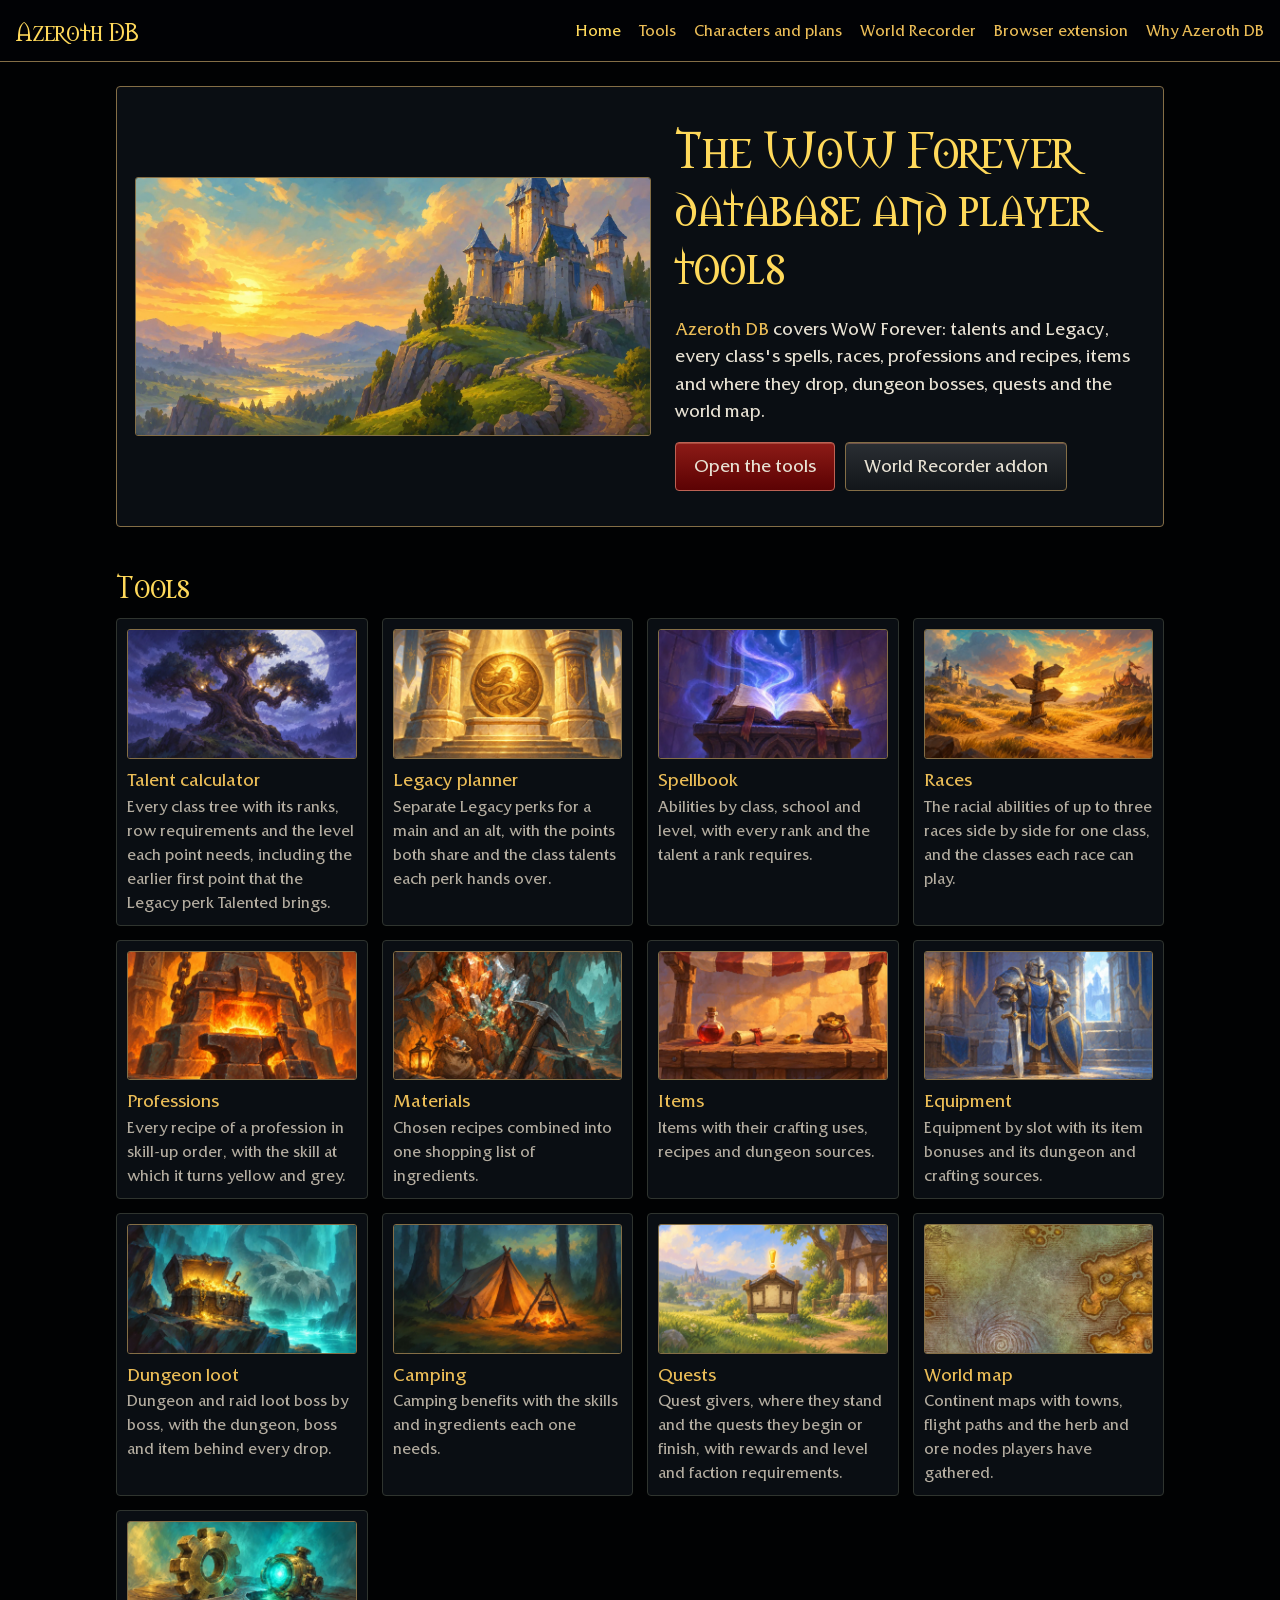
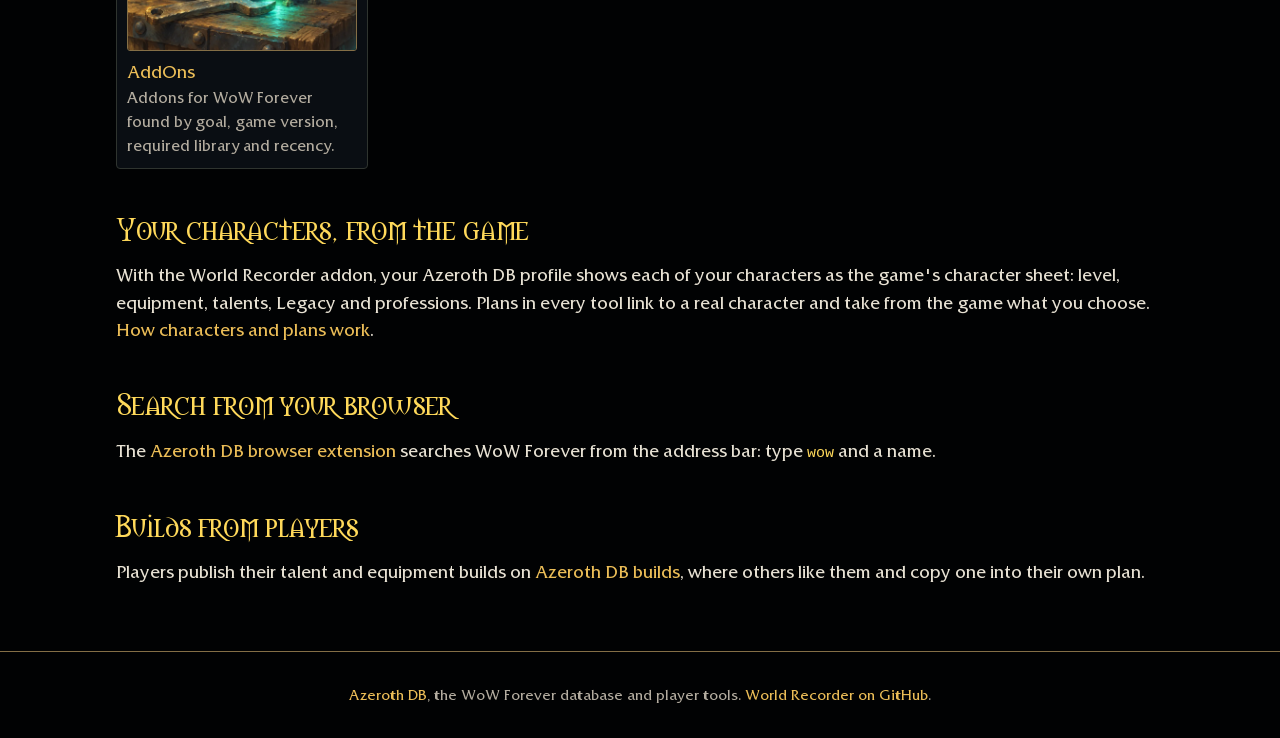
<file: index.html>
<!doctype html>
<html lang="en">
<head>
<meta charset="utf-8">
<meta name="viewport" content="width=device-width, initial-scale=1">
<title>Azeroth DB: WoW Forever database, talent calculator and planners</title>
<meta name="description" content="Azeroth DB is the WoW Forever database: talent and Legacy planners, spellbook, races, professions, items, dungeon loot, quests and the world map.">
<link rel="canonical" href="https://azeroth-db.github.io/">
<meta property="og:type" content="website">
<meta property="og:site_name" content="Azeroth DB">
<meta property="og:title" content="Azeroth DB: WoW Forever database, talent calculator and planners">
<meta property="og:description" content="Azeroth DB is the WoW Forever database: talent and Legacy planners, spellbook, races, professions, items, dungeon loot, quests and the world map.">
<meta property="og:url" content="https://azeroth-db.github.io/">
<meta property="og:image" content="https://azeroth-db.github.io/images/og-home.jpg">
<meta property="og:image:width" content="1200">
<meta property="og:image:height" content="630">
<meta name="twitter:card" content="summary_large_image">
<link rel="stylesheet" href="/style.css">
<script type="application/ld+json">{"@context": "https://schema.org", "@graph": [{"@type": "Organization", "name": "Azeroth DB", "url": "https://wowdb.wiki", "sameAs": ["https://github.com/azeroth-db"]}, {"@type": "WebSite", "name": "Azeroth DB", "url": "https://wowdb.wiki"}]}</script>
</head>
<body>
<header class="top"><a class="brand" href="https://wowdb.wiki/">Azeroth DB</a><nav><a href="/" aria-current="page">Home</a><a href="/tools.html">Tools</a><a href="/characters.html">Characters and plans</a><a href="/world-recorder.html">World Recorder</a><a href="/extension.html">Browser extension</a><a href="/why.html">Why Azeroth DB</a></nav></header>
<main>

<section class="hero"><img src="/images/hero.webp" alt="" width="1536" height="768">
<div><h1>The WoW Forever database and player tools</h1>
<p><a href="https://wowdb.wiki/">Azeroth DB</a> covers WoW Forever: talents and Legacy, every class's spells, races, professions and recipes, items and where they drop, dungeon bosses, quests and the world map.</p>
<p class="actions"><a class="button" href="https://wowdb.wiki/forever">Open the tools</a> <a class="button quiet" href="/world-recorder.html">World Recorder addon</a></p></div></section>
<h2>Tools</h2>
<div class="cards"><a class="card" href="https://wowdb.wiki/forever/talents/warrior"><img src="/images/talents.webp" alt="" width="960" height="540" loading="lazy"><span><strong>Talent calculator</strong>Every class tree with its ranks, row requirements and the level each point needs, including the earlier first point that the Legacy perk Talented brings.</span></a><a class="card" href="https://wowdb.wiki/forever/legacy"><img src="/images/legacy.webp" alt="" width="960" height="540" loading="lazy"><span><strong>Legacy planner</strong>Separate Legacy perks for a main and an alt, with the points both share and the class talents each perk hands over.</span></a><a class="card" href="https://wowdb.wiki/forever/abilities"><img src="/images/abilities.webp" alt="" width="960" height="540" loading="lazy"><span><strong>Spellbook</strong>Abilities by class, school and level, with every rank and the talent a rank requires.</span></a><a class="card" href="https://wowdb.wiki/forever/races"><img src="/images/races.webp" alt="" width="960" height="540" loading="lazy"><span><strong>Races</strong>The racial abilities of up to three races side by side for one class, and the classes each race can play.</span></a><a class="card" href="https://wowdb.wiki/forever/professions"><img src="/images/professions.webp" alt="" width="960" height="540" loading="lazy"><span><strong>Professions</strong>Every recipe of a profession in skill-up order, with the skill at which it turns yellow and grey.</span></a><a class="card" href="https://wowdb.wiki/forever/materials"><img src="/images/materials.webp" alt="" width="960" height="540" loading="lazy"><span><strong>Materials</strong>Chosen recipes combined into one shopping list of ingredients.</span></a><a class="card" href="https://wowdb.wiki/forever/items"><img src="/images/items.webp" alt="" width="960" height="540" loading="lazy"><span><strong>Items</strong>Items with their crafting uses, recipes and dungeon sources.</span></a><a class="card" href="https://wowdb.wiki/forever/gear"><img src="/images/gear.webp" alt="" width="960" height="540" loading="lazy"><span><strong>Equipment</strong>Equipment by slot with its item bonuses and its dungeon and crafting sources.</span></a><a class="card" href="https://wowdb.wiki/forever/dungeons"><img src="/images/dungeons.webp" alt="" width="960" height="540" loading="lazy"><span><strong>Dungeon loot</strong>Dungeon and raid loot boss by boss, with the dungeon, boss and item behind every drop.</span></a><a class="card" href="https://wowdb.wiki/forever/camping"><img src="/images/camping.webp" alt="" width="960" height="540" loading="lazy"><span><strong>Camping</strong>Camping benefits with the skills and ingredients each one needs.</span></a><a class="card" href="https://wowdb.wiki/forever/quests"><img src="/images/quests.webp" alt="" width="960" height="540" loading="lazy"><span><strong>Quests</strong>Quest givers, where they stand and the quests they begin or finish, with rewards and level and faction requirements.</span></a><a class="card" href="https://wowdb.wiki/forever/map"><img src="/images/map.webp" alt="" width="960" height="540" loading="lazy"><span><strong>World map</strong>Continent maps with towns, flight paths and the herb and ore nodes players have gathered.</span></a><a class="card" href="https://wowdb.wiki/forever/addons"><img src="/images/addons.webp" alt="" width="960" height="540" loading="lazy"><span><strong>AddOns</strong>Addons for WoW Forever found by goal, game version, required library and recency.</span></a></div>
<h2>Your characters, from the game</h2>
<p>With the World Recorder addon, your Azeroth DB profile shows each of your characters as the game's character sheet: level, equipment, talents, Legacy and professions. Plans in every tool link to a real character and take from the game what you choose. <a href="/characters.html">How characters and plans work</a>.</p>
<h2>Search from your browser</h2>
<p>The <a href="/extension.html">Azeroth DB browser extension</a> searches WoW Forever from the address bar: type <code>wow</code> and a name.</p>
<h2>Builds from players</h2>
<p>Players publish their talent and equipment builds on <a href="https://wowdb.wiki/forever/builds">Azeroth DB builds</a>, where others like them and copy one into their own plan.</p>

</main>
<footer><p><a href="https://wowdb.wiki/">Azeroth DB</a>, the WoW Forever database and player tools. <a href="https://github.com/azeroth-db/world-recorder">World Recorder on GitHub</a>.</p></footer>
</body>
</html>
</file>
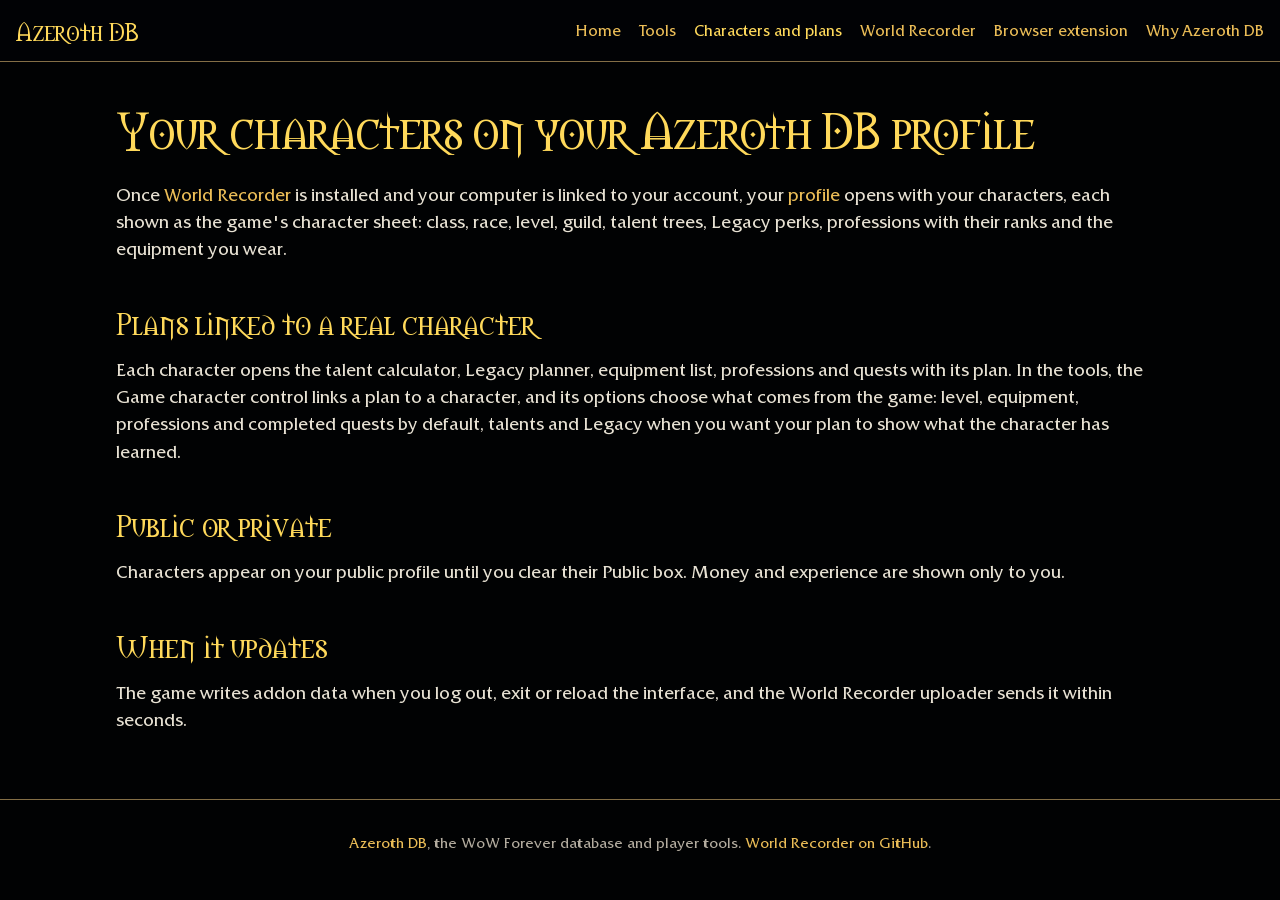
<file: characters.html>
<!doctype html>
<html lang="en">
<head>
<meta charset="utf-8">
<meta name="viewport" content="width=device-width, initial-scale=1">
<title>Your WoW Forever characters on your Azeroth DB profile</title>
<meta name="description" content="World Recorder brings your WoW Forever characters to your Azeroth DB profile; plans in the talent, Legacy, equipment and profession tools link to them.">
<link rel="canonical" href="https://azeroth-db.github.io/characters.html">
<meta property="og:type" content="website">
<meta property="og:site_name" content="Azeroth DB">
<meta property="og:title" content="Your WoW Forever characters on your Azeroth DB profile">
<meta property="og:description" content="World Recorder brings your WoW Forever characters to your Azeroth DB profile; plans in the talent, Legacy, equipment and profession tools link to them.">
<meta property="og:url" content="https://azeroth-db.github.io/characters.html">
<meta property="og:image" content="https://azeroth-db.github.io/images/og-home.jpg">
<meta property="og:image:width" content="1200">
<meta property="og:image:height" content="630">
<meta name="twitter:card" content="summary_large_image">
<link rel="stylesheet" href="/style.css">
<script type="application/ld+json">{"@context": "https://schema.org", "@type": "WebPage", "name": "Characters and plans", "isPartOf": {"@type": "WebSite", "url": "https://azeroth-db.github.io"}}</script>
</head>
<body>
<header class="top"><a class="brand" href="https://wowdb.wiki/">Azeroth DB</a><nav><a href="/">Home</a><a href="/tools.html">Tools</a><a href="/characters.html" aria-current="page">Characters and plans</a><a href="/world-recorder.html">World Recorder</a><a href="/extension.html">Browser extension</a><a href="/why.html">Why Azeroth DB</a></nav></header>
<main>

<h1>Your characters on your Azeroth DB profile</h1>
<p>Once <a href="/world-recorder.html">World Recorder</a> is installed and your computer is linked to your account, your <a href="https://wowdb.wiki/account">profile</a> opens with your characters, each shown as the game's character sheet: class, race, level, guild, talent trees, Legacy perks, professions with their ranks and the equipment you wear.</p>
<h2>Plans linked to a real character</h2>
<p>Each character opens the talent calculator, Legacy planner, equipment list, professions and quests with its plan. In the tools, the Game character control links a plan to a character, and its options choose what comes from the game: level, equipment, professions and completed quests by default, talents and Legacy when you want your plan to show what the character has learned.</p>
<h2>Public or private</h2>
<p>Characters appear on your public profile until you clear their Public box. Money and experience are shown only to you.</p>
<h2>When it updates</h2>
<p>The game writes addon data when you log out, exit or reload the interface, and the World Recorder uploader sends it within seconds.</p>

</main>
<footer><p><a href="https://wowdb.wiki/">Azeroth DB</a>, the WoW Forever database and player tools. <a href="https://github.com/azeroth-db/world-recorder">World Recorder on GitHub</a>.</p></footer>
</body>
</html>
</file>
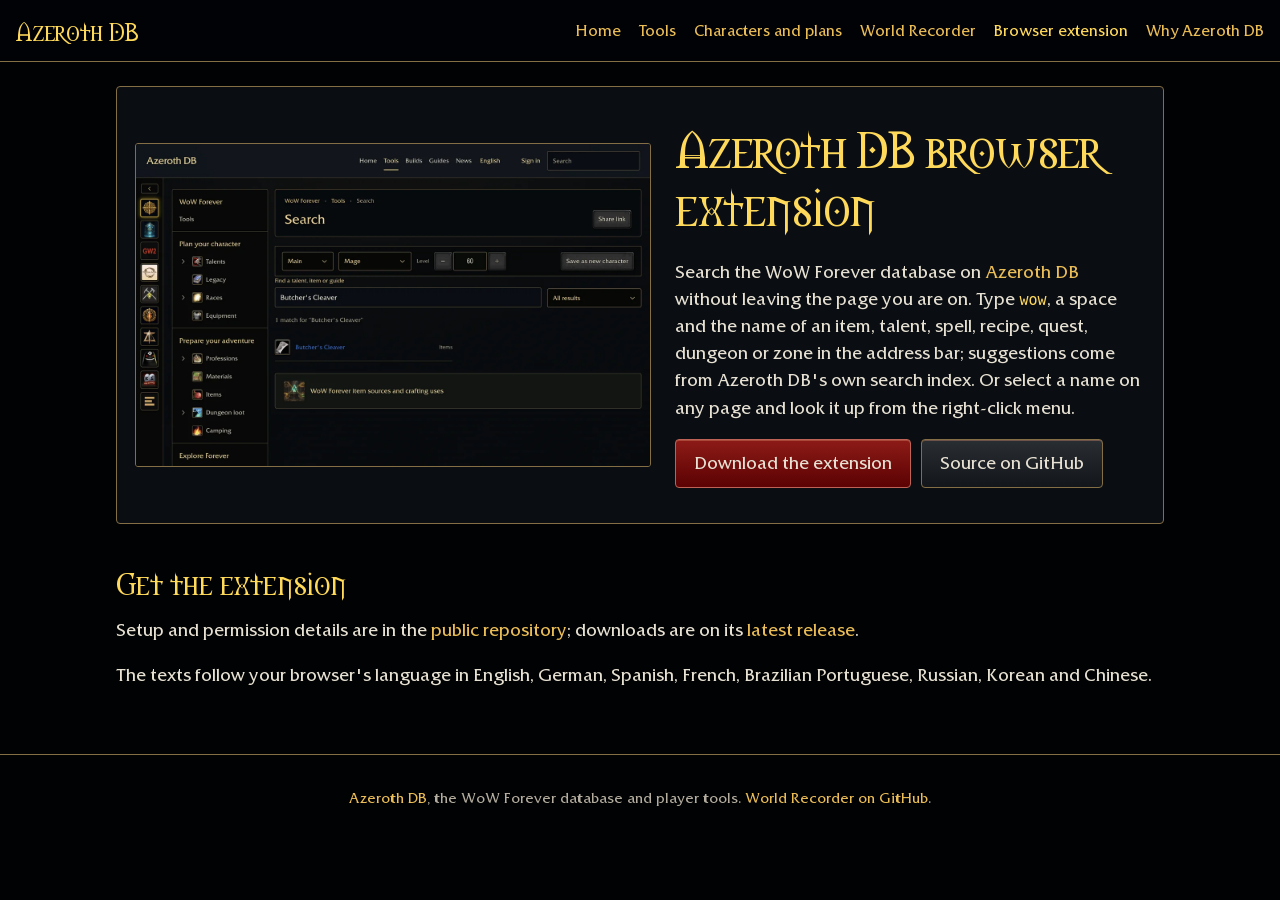
<file: extension.html>
<!doctype html>
<html lang="en">
<head>
<meta charset="utf-8">
<meta name="viewport" content="width=device-width, initial-scale=1">
<title>Azeroth DB browser extension: search WoW Forever from the address bar</title>
<meta name="description" content="Type wow and a name in Chrome&#x27;s address bar to search the WoW Forever database on Azeroth DB, or right-click selected text to look it up.">
<link rel="canonical" href="https://azeroth-db.github.io/extension.html">
<meta property="og:type" content="website">
<meta property="og:site_name" content="Azeroth DB">
<meta property="og:title" content="Azeroth DB browser extension: search WoW Forever from the address bar">
<meta property="og:description" content="Type wow and a name in Chrome&#x27;s address bar to search the WoW Forever database on Azeroth DB, or right-click selected text to look it up.">
<meta property="og:url" content="https://azeroth-db.github.io/extension.html">
<meta property="og:image" content="https://azeroth-db.github.io/images/og-extension.jpg">
<meta property="og:image:width" content="1200">
<meta property="og:image:height" content="630">
<meta name="twitter:card" content="summary_large_image">
<link rel="stylesheet" href="/style.css">
<script type="application/ld+json">{"@context": "https://schema.org", "@type": "SoftwareApplication", "name": "Azeroth DB browser extension", "applicationCategory": "BrowserApplication", "operatingSystem": "Chrome", "url": "https://azeroth-db.github.io/extension.html", "downloadUrl": "https://github.com/azeroth-db/wowdb-search/releases/latest", "offers": {"@type": "Offer", "price": "0", "priceCurrency": "USD"}, "publisher": {"@type": "Organization", "name": "Azeroth DB", "url": "https://wowdb.wiki", "sameAs": ["https://github.com/azeroth-db"]}}</script>
</head>
<body>
<header class="top"><a class="brand" href="https://wowdb.wiki/">Azeroth DB</a><nav><a href="/">Home</a><a href="/tools.html">Tools</a><a href="/characters.html">Characters and plans</a><a href="/world-recorder.html">World Recorder</a><a href="/extension.html" aria-current="page">Browser extension</a><a href="/why.html">Why Azeroth DB</a></nav></header>
<main>

<section class="hero"><img src="/images/extension.webp" alt="" width="1280" height="800">
<div><h1>Azeroth DB browser extension</h1>
<p>Search the WoW Forever database on <a href="https://wowdb.wiki/">Azeroth DB</a> without leaving the page you are on. Type <code>wow</code>, a space and the name of an item, talent, spell, recipe, quest, dungeon or zone in the address bar; suggestions come from Azeroth DB's own search index. Or select a name on any page and look it up from the right-click menu.</p>
<p class="actions"><a class="button" href="https://github.com/azeroth-db/wowdb-search/releases/latest">Download the extension</a> <a class="button quiet" href="https://github.com/azeroth-db/wowdb-search">Source on GitHub</a></p></div></section>
<h2>Get the extension</h2>
<p>Setup and permission details are in the <a href="https://github.com/azeroth-db/wowdb-search">public repository</a>; downloads are on its <a href="https://github.com/azeroth-db/wowdb-search/releases/latest">latest release</a>.</p>
<p>The texts follow your browser's language in English, German, Spanish, French, Brazilian Portuguese, Russian, Korean and Chinese.</p>

</main>
<footer><p><a href="https://wowdb.wiki/">Azeroth DB</a>, the WoW Forever database and player tools. <a href="https://github.com/azeroth-db/world-recorder">World Recorder on GitHub</a>.</p></footer>
</body>
</html>
</file>
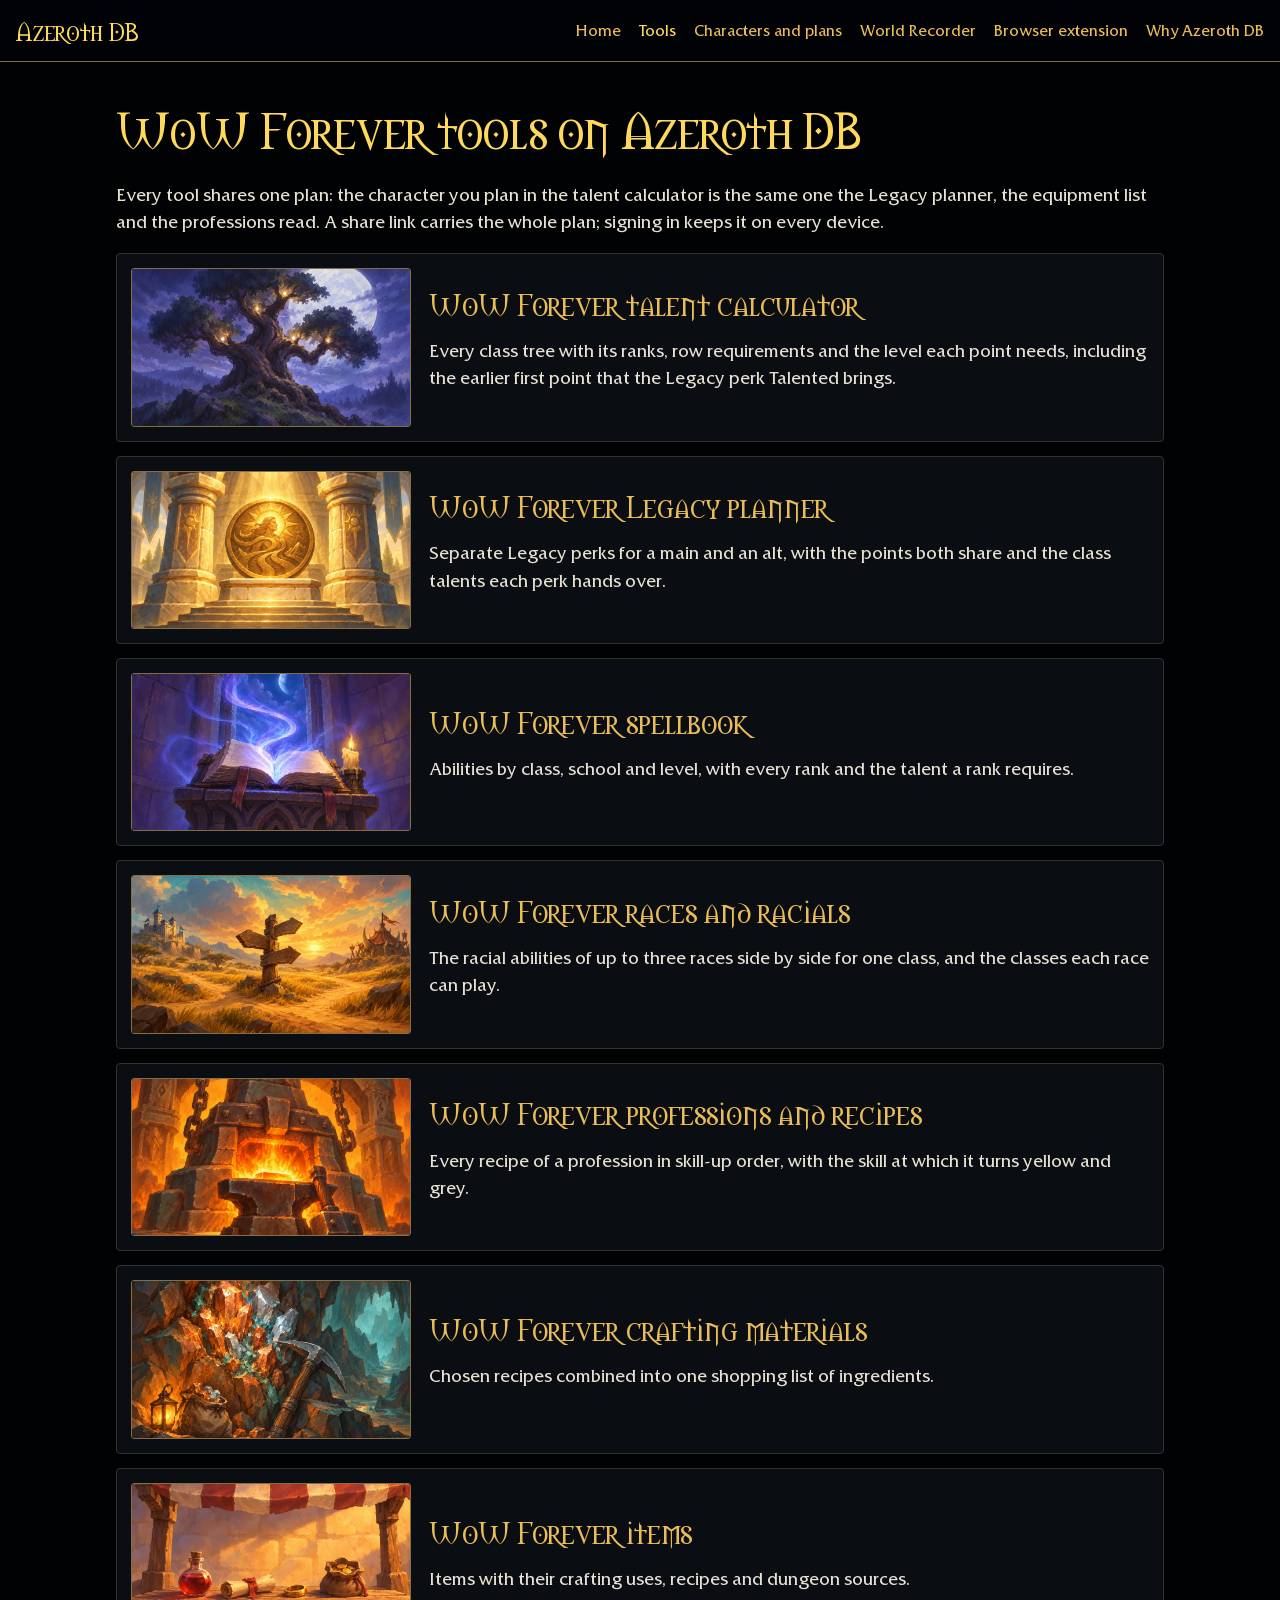
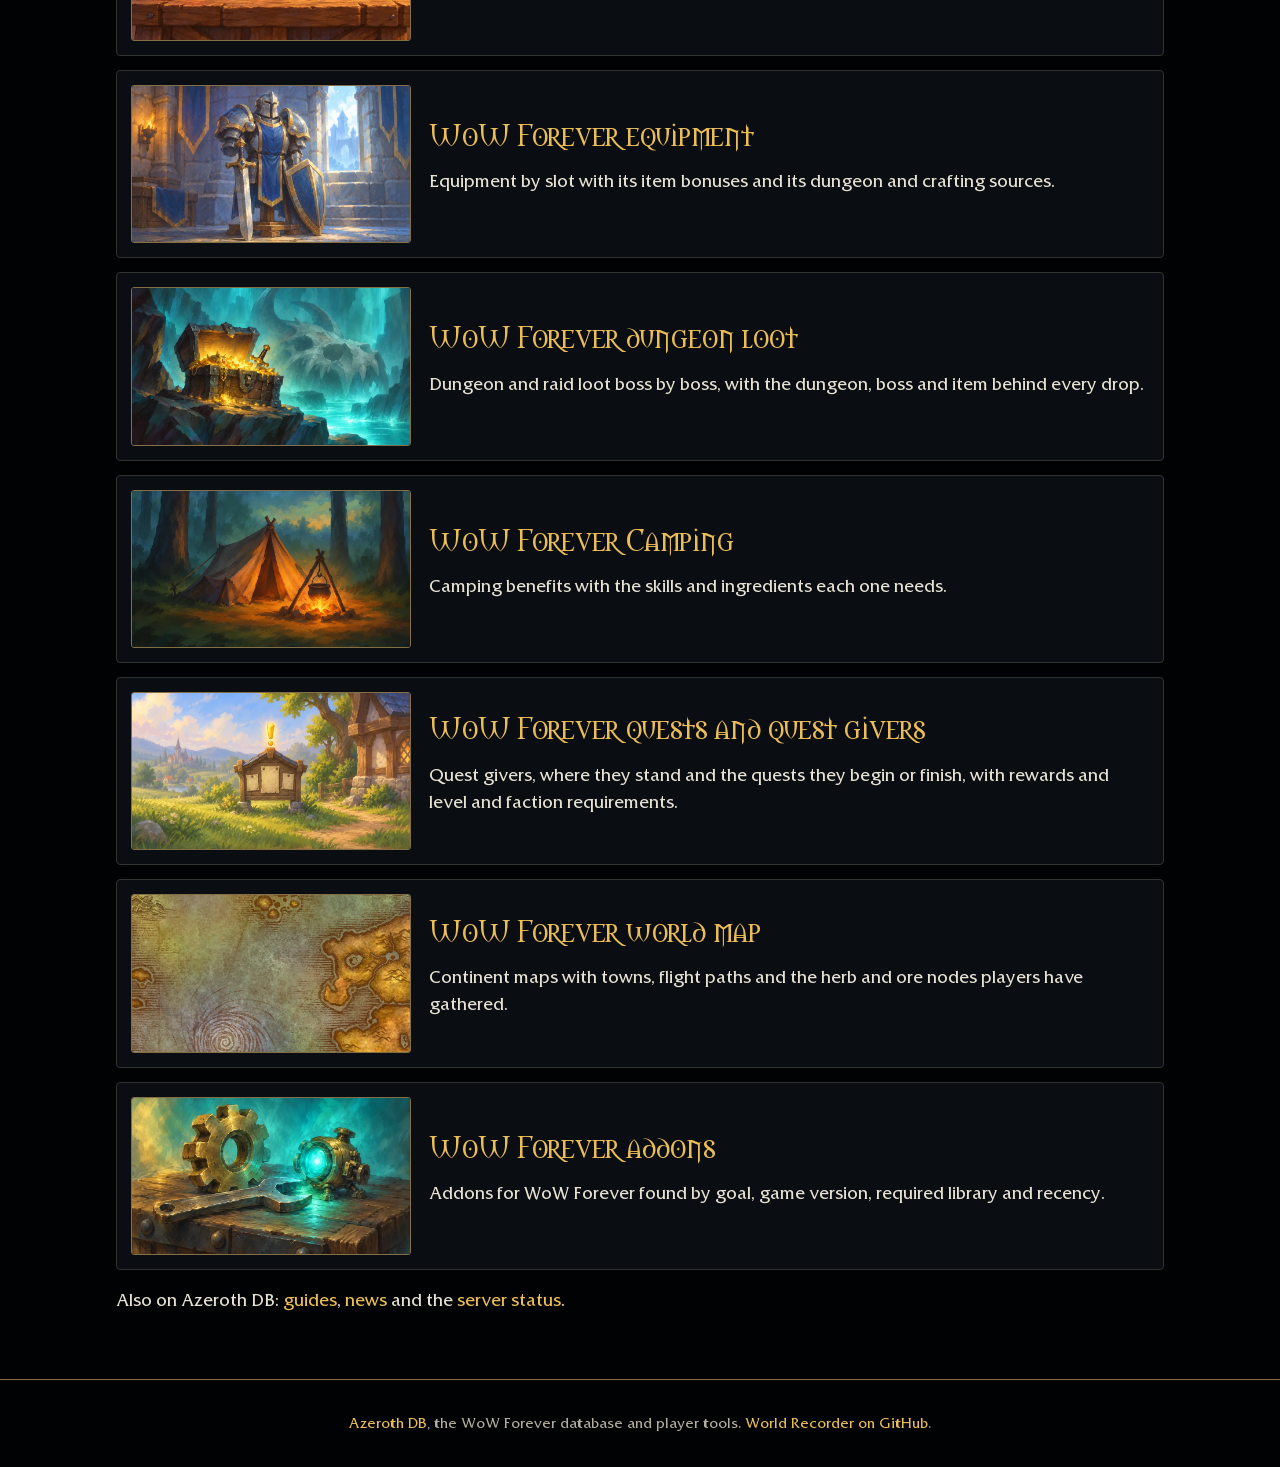
<file: tools.html>
<!doctype html>
<html lang="en">
<head>
<meta charset="utf-8">
<meta name="viewport" content="width=device-width, initial-scale=1">
<title>WoW Forever tools: talents, Legacy, professions, dungeon loot and map | Azeroth DB</title>
<meta name="description" content="Every Azeroth DB tool for WoW Forever: talent calculator, Legacy planner, spellbook, races, professions, materials, items, equipment, dungeon loot, Camping, quests, world map and addons.">
<link rel="canonical" href="https://azeroth-db.github.io/tools.html">
<meta property="og:type" content="website">
<meta property="og:site_name" content="Azeroth DB">
<meta property="og:title" content="WoW Forever tools: talents, Legacy, professions, dungeon loot and map | Azeroth DB">
<meta property="og:description" content="Every Azeroth DB tool for WoW Forever: talent calculator, Legacy planner, spellbook, races, professions, materials, items, equipment, dungeon loot, Camping, quests, world map and addons.">
<meta property="og:url" content="https://azeroth-db.github.io/tools.html">
<meta property="og:image" content="https://azeroth-db.github.io/images/og-tools.jpg">
<meta property="og:image:width" content="1200">
<meta property="og:image:height" content="630">
<meta name="twitter:card" content="summary_large_image">
<link rel="stylesheet" href="/style.css">
<script type="application/ld+json">{"@context": "https://schema.org", "@type": "ItemList", "itemListElement": [{"@type": "ListItem", "position": 1, "name": "Talent calculator", "url": "https://wowdb.wiki/forever/talents/warrior"}, {"@type": "ListItem", "position": 2, "name": "Legacy planner", "url": "https://wowdb.wiki/forever/legacy"}, {"@type": "ListItem", "position": 3, "name": "Spellbook", "url": "https://wowdb.wiki/forever/abilities"}, {"@type": "ListItem", "position": 4, "name": "Races", "url": "https://wowdb.wiki/forever/races"}, {"@type": "ListItem", "position": 5, "name": "Professions", "url": "https://wowdb.wiki/forever/professions"}, {"@type": "ListItem", "position": 6, "name": "Materials", "url": "https://wowdb.wiki/forever/materials"}, {"@type": "ListItem", "position": 7, "name": "Items", "url": "https://wowdb.wiki/forever/items"}, {"@type": "ListItem", "position": 8, "name": "Equipment", "url": "https://wowdb.wiki/forever/gear"}, {"@type": "ListItem", "position": 9, "name": "Dungeon loot", "url": "https://wowdb.wiki/forever/dungeons"}, {"@type": "ListItem", "position": 10, "name": "Camping", "url": "https://wowdb.wiki/forever/camping"}, {"@type": "ListItem", "position": 11, "name": "Quests", "url": "https://wowdb.wiki/forever/quests"}, {"@type": "ListItem", "position": 12, "name": "World map", "url": "https://wowdb.wiki/forever/map"}, {"@type": "ListItem", "position": 13, "name": "AddOns", "url": "https://wowdb.wiki/forever/addons"}]}</script>
</head>
<body>
<header class="top"><a class="brand" href="https://wowdb.wiki/">Azeroth DB</a><nav><a href="/">Home</a><a href="/tools.html" aria-current="page">Tools</a><a href="/characters.html">Characters and plans</a><a href="/world-recorder.html">World Recorder</a><a href="/extension.html">Browser extension</a><a href="/why.html">Why Azeroth DB</a></nav></header>
<main>

<h1>WoW Forever tools on Azeroth DB</h1>
<p>Every tool shares one plan: the character you plan in the talent calculator is the same one the Legacy planner, the equipment list and the professions read. A share link carries the whole plan; signing in keeps it on every device.</p>
<section class="tool"><img src="/images/talents.webp" alt="" width="960" height="540" loading="lazy"><div><h2><a href="https://wowdb.wiki/forever/talents/warrior">WoW Forever talent calculator</a></h2><p>Every class tree with its ranks, row requirements and the level each point needs, including the earlier first point that the Legacy perk Talented brings.</p></div></section><section class="tool"><img src="/images/legacy.webp" alt="" width="960" height="540" loading="lazy"><div><h2><a href="https://wowdb.wiki/forever/legacy">WoW Forever Legacy planner</a></h2><p>Separate Legacy perks for a main and an alt, with the points both share and the class talents each perk hands over.</p></div></section><section class="tool"><img src="/images/abilities.webp" alt="" width="960" height="540" loading="lazy"><div><h2><a href="https://wowdb.wiki/forever/abilities">WoW Forever spellbook</a></h2><p>Abilities by class, school and level, with every rank and the talent a rank requires.</p></div></section><section class="tool"><img src="/images/races.webp" alt="" width="960" height="540" loading="lazy"><div><h2><a href="https://wowdb.wiki/forever/races">WoW Forever races and racials</a></h2><p>The racial abilities of up to three races side by side for one class, and the classes each race can play.</p></div></section><section class="tool"><img src="/images/professions.webp" alt="" width="960" height="540" loading="lazy"><div><h2><a href="https://wowdb.wiki/forever/professions">WoW Forever professions and recipes</a></h2><p>Every recipe of a profession in skill-up order, with the skill at which it turns yellow and grey.</p></div></section><section class="tool"><img src="/images/materials.webp" alt="" width="960" height="540" loading="lazy"><div><h2><a href="https://wowdb.wiki/forever/materials">WoW Forever crafting materials</a></h2><p>Chosen recipes combined into one shopping list of ingredients.</p></div></section><section class="tool"><img src="/images/items.webp" alt="" width="960" height="540" loading="lazy"><div><h2><a href="https://wowdb.wiki/forever/items">WoW Forever items</a></h2><p>Items with their crafting uses, recipes and dungeon sources.</p></div></section><section class="tool"><img src="/images/gear.webp" alt="" width="960" height="540" loading="lazy"><div><h2><a href="https://wowdb.wiki/forever/gear">WoW Forever equipment</a></h2><p>Equipment by slot with its item bonuses and its dungeon and crafting sources.</p></div></section><section class="tool"><img src="/images/dungeons.webp" alt="" width="960" height="540" loading="lazy"><div><h2><a href="https://wowdb.wiki/forever/dungeons">WoW Forever dungeon loot</a></h2><p>Dungeon and raid loot boss by boss, with the dungeon, boss and item behind every drop.</p></div></section><section class="tool"><img src="/images/camping.webp" alt="" width="960" height="540" loading="lazy"><div><h2><a href="https://wowdb.wiki/forever/camping">WoW Forever Camping</a></h2><p>Camping benefits with the skills and ingredients each one needs.</p></div></section><section class="tool"><img src="/images/quests.webp" alt="" width="960" height="540" loading="lazy"><div><h2><a href="https://wowdb.wiki/forever/quests">WoW Forever quests and quest givers</a></h2><p>Quest givers, where they stand and the quests they begin or finish, with rewards and level and faction requirements.</p></div></section><section class="tool"><img src="/images/map.webp" alt="" width="960" height="540" loading="lazy"><div><h2><a href="https://wowdb.wiki/forever/map">WoW Forever world map</a></h2><p>Continent maps with towns, flight paths and the herb and ore nodes players have gathered.</p></div></section><section class="tool"><img src="/images/addons.webp" alt="" width="960" height="540" loading="lazy"><div><h2><a href="https://wowdb.wiki/forever/addons">WoW Forever addons</a></h2><p>Addons for WoW Forever found by goal, game version, required library and recency.</p></div></section>
<p>Also on Azeroth DB: <a href="https://wowdb.wiki/forever/guides">guides</a>, <a href="https://wowdb.wiki/forever/news">news</a> and the <a href="https://wowdb.wiki/forever/server-status">server status</a>.</p>

</main>
<footer><p><a href="https://wowdb.wiki/">Azeroth DB</a>, the WoW Forever database and player tools. <a href="https://github.com/azeroth-db/world-recorder">World Recorder on GitHub</a>.</p></footer>
</body>
</html>
</file>
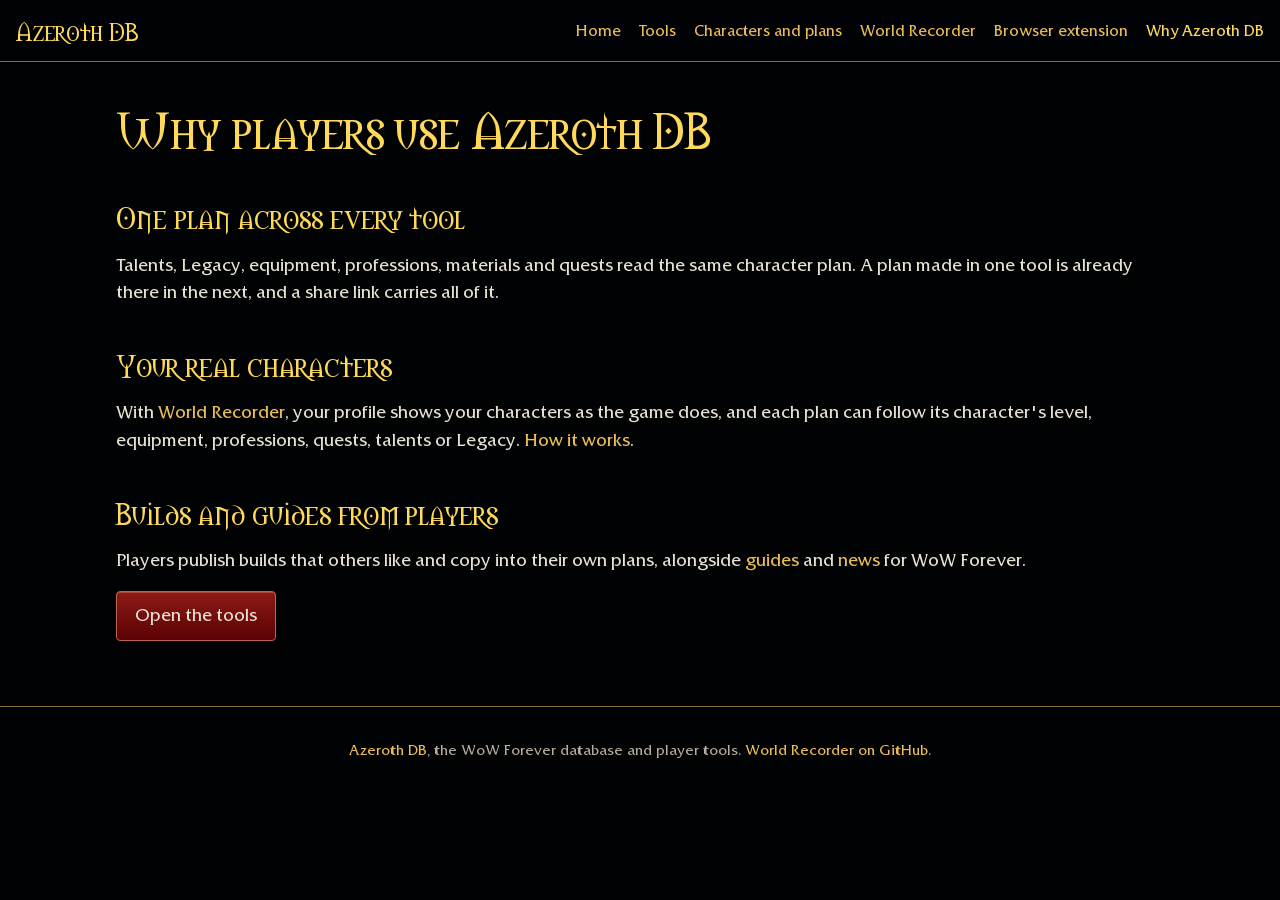
<file: why.html>
<!doctype html>
<html lang="en">
<head>
<meta charset="utf-8">
<meta name="viewport" content="width=device-width, initial-scale=1">
<title>Why players use Azeroth DB for WoW Forever</title>
<meta name="description" content="What Azeroth DB does for WoW Forever players: one plan shared by every tool, real characters from the game and player builds.">
<link rel="canonical" href="https://azeroth-db.github.io/why.html">
<meta property="og:type" content="website">
<meta property="og:site_name" content="Azeroth DB">
<meta property="og:title" content="Why players use Azeroth DB for WoW Forever">
<meta property="og:description" content="What Azeroth DB does for WoW Forever players: one plan shared by every tool, real characters from the game and player builds.">
<meta property="og:url" content="https://azeroth-db.github.io/why.html">
<meta property="og:image" content="https://azeroth-db.github.io/images/og-home.jpg">
<meta property="og:image:width" content="1200">
<meta property="og:image:height" content="630">
<meta name="twitter:card" content="summary_large_image">
<link rel="stylesheet" href="/style.css">
<script type="application/ld+json">{"@context": "https://schema.org", "@type": "WebPage", "name": "Why Azeroth DB", "about": {"@type": "Organization", "name": "Azeroth DB", "url": "https://wowdb.wiki", "sameAs": ["https://github.com/azeroth-db"]}}</script>
</head>
<body>
<header class="top"><a class="brand" href="https://wowdb.wiki/">Azeroth DB</a><nav><a href="/">Home</a><a href="/tools.html">Tools</a><a href="/characters.html">Characters and plans</a><a href="/world-recorder.html">World Recorder</a><a href="/extension.html">Browser extension</a><a href="/why.html" aria-current="page">Why Azeroth DB</a></nav></header>
<main>

<h1>Why players use Azeroth DB</h1>
<h2>One plan across every tool</h2>
<p>Talents, Legacy, equipment, professions, materials and quests read the same character plan. A plan made in one tool is already there in the next, and a share link carries all of it.</p>
<h2>Your real characters</h2>
<p>With <a href="/world-recorder.html">World Recorder</a>, your profile shows your characters as the game does, and each plan can follow its character's level, equipment, professions, quests, talents or Legacy. <a href="/characters.html">How it works</a>.</p>
<h2>Builds and guides from players</h2>
<p>Players publish builds that others like and copy into their own plans, alongside <a href="https://wowdb.wiki/forever/guides">guides</a> and <a href="https://wowdb.wiki/forever/news">news</a> for WoW Forever.</p>
<p class="actions"><a class="button" href="https://wowdb.wiki/forever">Open the tools</a></p>

</main>
<footer><p><a href="https://wowdb.wiki/">Azeroth DB</a>, the WoW Forever database and player tools. <a href="https://github.com/azeroth-db/world-recorder">World Recorder on GitHub</a>.</p></footer>
</body>
</html>
</file>
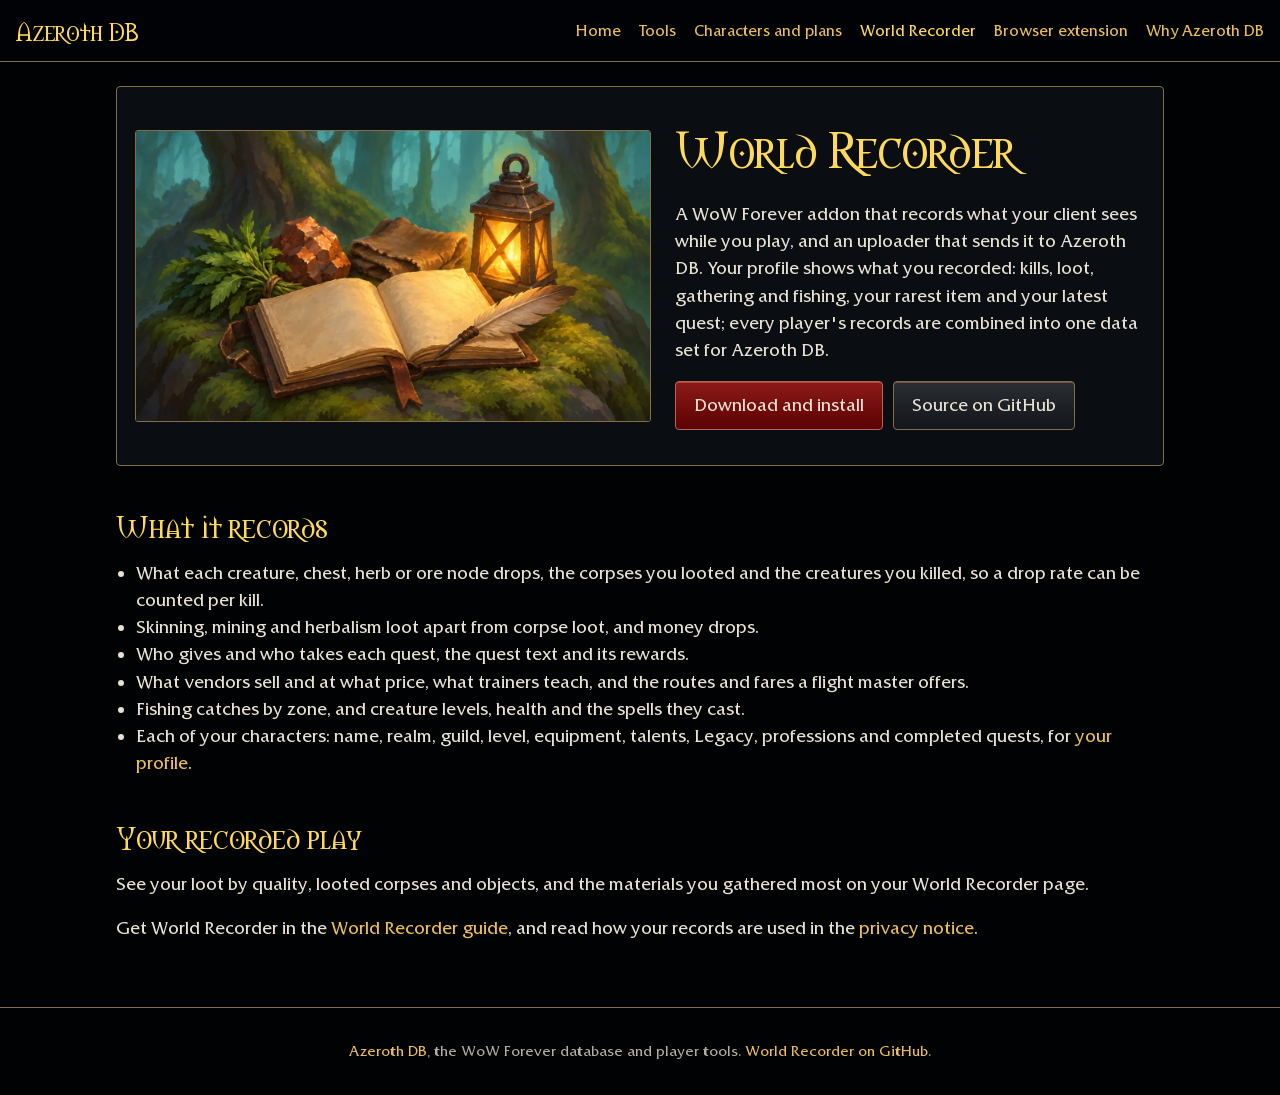
<file: world-recorder.html>
<!doctype html>
<html lang="en">
<head>
<meta charset="utf-8">
<meta name="viewport" content="width=device-width, initial-scale=1">
<title>World Recorder: WoW Forever addon for drops, quests and your characters</title>
<meta name="description" content="World Recorder is a WoW Forever addon that records drops, kills, gathering, quest givers, vendors, trainers and flight routes, and brings your characters to your Azeroth DB profile.">
<link rel="canonical" href="https://azeroth-db.github.io/world-recorder.html">
<meta property="og:type" content="website">
<meta property="og:site_name" content="Azeroth DB">
<meta property="og:title" content="World Recorder: WoW Forever addon for drops, quests and your characters">
<meta property="og:description" content="World Recorder is a WoW Forever addon that records drops, kills, gathering, quest givers, vendors, trainers and flight routes, and brings your characters to your Azeroth DB profile.">
<meta property="og:url" content="https://azeroth-db.github.io/world-recorder.html">
<meta property="og:image" content="https://azeroth-db.github.io/images/og-world-recorder.jpg">
<meta property="og:image:width" content="1200">
<meta property="og:image:height" content="630">
<meta name="twitter:card" content="summary_large_image">
<link rel="stylesheet" href="/style.css">
<script type="application/ld+json">{"@context": "https://schema.org", "@type": "SoftwareApplication", "name": "World Recorder", "applicationCategory": "GameApplication", "operatingSystem": "macOS, Windows", "url": "https://azeroth-db.github.io/world-recorder.html", "downloadUrl": "https://wowdb.wiki/forever/guides/world-recorder", "offers": {"@type": "Offer", "price": "0", "priceCurrency": "USD"}, "publisher": {"@type": "Organization", "name": "Azeroth DB", "url": "https://wowdb.wiki", "sameAs": ["https://github.com/azeroth-db"]}}</script>
</head>
<body>
<header class="top"><a class="brand" href="https://wowdb.wiki/">Azeroth DB</a><nav><a href="/">Home</a><a href="/tools.html">Tools</a><a href="/characters.html">Characters and plans</a><a href="/world-recorder.html" aria-current="page">World Recorder</a><a href="/extension.html">Browser extension</a><a href="/why.html">Why Azeroth DB</a></nav></header>
<main>

<section class="hero"><img src="/images/world-recorder.webp" alt="" width="1280" height="720">
<div><h1>World Recorder</h1>
<p>A WoW Forever addon that records what your client sees while you play, and an uploader that sends it to Azeroth DB. Your profile shows what you recorded: kills, loot, gathering and fishing, your rarest item and your latest quest; every player's records are combined into one data set for Azeroth DB.</p>
<p class="actions"><a class="button" href="https://wowdb.wiki/forever/guides/world-recorder">Download and install</a> <a class="button quiet" href="https://github.com/azeroth-db/world-recorder">Source on GitHub</a></p></div></section>
<h2>What it records</h2>
<ul>
<li>What each creature, chest, herb or ore node drops, the corpses you looted and the creatures you killed, so a drop rate can be counted per kill.</li>
<li>Skinning, mining and herbalism loot apart from corpse loot, and money drops.</li>
<li>Who gives and who takes each quest, the quest text and its rewards.</li>
<li>What vendors sell and at what price, what trainers teach, and the routes and fares a flight master offers.</li>
<li>Fishing catches by zone, and creature levels, health and the spells they cast.</li>
<li>Each of your characters: name, realm, guild, level, equipment, talents, Legacy, professions and completed quests, for <a href="/characters.html">your profile</a>.</li>
</ul>
<h2>Your recorded play</h2>
<p>See your loot by quality, looted corpses and objects, and the materials you gathered most on your World Recorder page.</p>
<p>Get World Recorder in the <a href="https://wowdb.wiki/forever/guides/world-recorder">World Recorder guide</a>, and read how your records are used in the <a href="https://wowdb.wiki/privacy">privacy notice</a>.</p>

</main>
<footer><p><a href="https://wowdb.wiki/">Azeroth DB</a>, the WoW Forever database and player tools. <a href="https://github.com/azeroth-db/world-recorder">World Recorder on GitHub</a>.</p></footer>
</body>
</html>
</file>
<file: style.css>
@font-face { font-family: Friz; src: url('/fonts/friz-latin.woff2') format('woff2'); font-display: swap; }
@font-face { font-family: Morpheus; src: url('/fonts/morpheus-latin.woff2') format('woff2'); font-display: swap; }
:root {
  --ink: oklch(91% 0.02 85); --dim: oklch(75% 0.02 85); --gold: oklch(82% 0.13 85); --gold-bright: oklch(90% 0.15 90);
  --edge: oklch(55% 0.063 83); --panel: oklch(17% 0.014 250 / 0.92); --bg: oklch(12% 0.01 250);
  color-scheme: dark;
}
* { box-sizing: border-box; }
body { margin: 0; color: var(--ink); background: var(--bg) url('/images/stone.webp'); font: 17px/1.6 Friz, Georgia, serif; }
a { color: var(--gold); text-decoration: none; }
@media (hover: hover) and (pointer: fine) { a:hover { color: var(--gold-bright); text-shadow: 0 0 8px oklch(80% 0.14 85 / 0.6); } }
a:focus-visible { outline: 2px solid var(--gold-bright); outline-offset: 2px; }
h1, h2 { font-family: Morpheus, Friz, serif; color: var(--gold-bright); font-weight: 400; line-height: 1.2; margin-block: 1.4em 0.5em; }
h1 { font-size: clamp(2rem, 1.5rem + 2vw, 3rem); margin-block-start: 0.3em; }
h2 { font-size: clamp(1.4rem, 1.2rem + 0.8vw, 1.9rem); }
main { max-inline-size: 1080px; margin-inline: auto; padding: 24px 16px 48px; }
.top { display: flex; flex-wrap: wrap; align-items: center; gap: 8px 24px; padding: 14px 16px; border-block-end: 1px solid var(--edge); background: oklch(10% 0.01 250 / 0.9); }
.brand { font: 1.5rem Morpheus, serif; color: var(--gold-bright); margin-inline-end: auto; }
.top nav { display: flex; flex-wrap: wrap; gap: 6px 18px; font-size: 15px; }
.top nav a[aria-current=page] { color: var(--gold-bright); }
.hero { display: grid; grid-template-columns: minmax(0, 1.1fr) minmax(0, 1fr); gap: 24px; align-items: center; padding: 18px; border: 1px solid var(--edge); border-radius: 4px; background: var(--panel); }
.hero img, .card img, .tool img { inline-size: 100%; block-size: auto; display: block; border: 1px solid var(--edge); border-radius: 3px; }
.actions { display: flex; flex-wrap: wrap; gap: 10px; }
.button { display: inline-block; padding: 10px 18px; border: 1px solid oklch(60% 0.12 30); border-radius: 4px; color: var(--ink); background: linear-gradient(oklch(42% 0.15 28), oklch(30% 0.12 28)); box-shadow: inset 0 1px 0 oklch(70% 0.1 40 / 0.4); }
.button.quiet { border-color: var(--edge); background: linear-gradient(oklch(30% 0.01 250), oklch(20% 0.01 250)); }
.cards { display: grid; grid-template-columns: repeat(auto-fill, minmax(min(100%, 240px), 1fr)); gap: 14px; }
.card { display: grid; align-content: start; gap: 8px; padding: 10px; border: 1px solid oklch(32% 0.011 145); border-radius: 4px; background: var(--panel); color: var(--dim); font-size: 15px; }
.card strong { display: block; color: var(--gold); font-weight: 400; font-size: 17px; }
@media (hover: hover) and (pointer: fine) { .card:hover { border-color: var(--edge); text-shadow: none; } .card:hover strong { color: var(--gold-bright); } }
.tool { display: grid; grid-template-columns: minmax(0, 280px) minmax(0, 1fr); gap: 18px; align-items: center; padding: 14px; margin-block: 14px; border: 1px solid oklch(32% 0.011 145); border-radius: 4px; background: var(--panel); }
.tool h2 { margin-block: 0 0.3em; }
ul { padding-inline-start: 1.2em; }
code { font-size: 15px; color: var(--gold-bright); }
footer { padding: 18px 16px; border-block-start: 1px solid var(--edge); color: var(--dim); font-size: 14px; text-align: center; }
@media (width <= 720px) { .hero, .tool { grid-template-columns: 1fr; } body { font-size: 16px; } }
</file>
